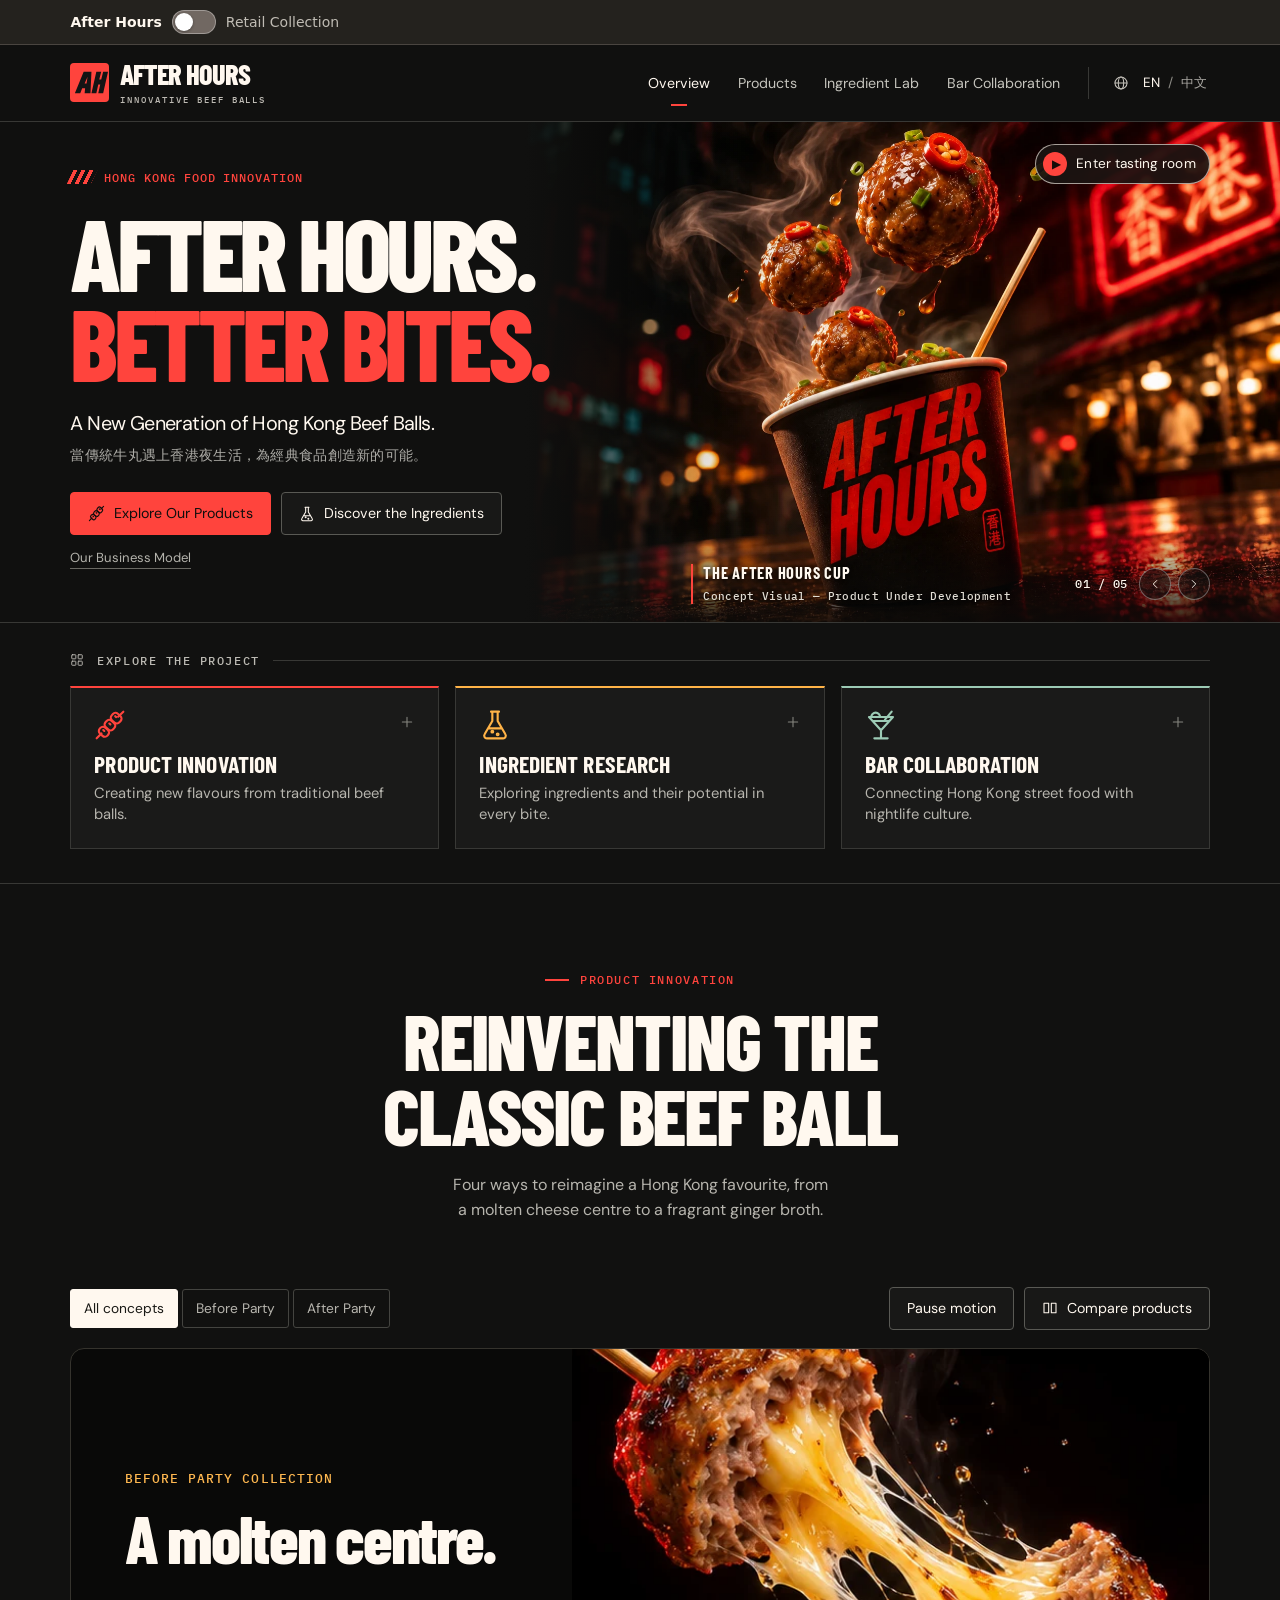
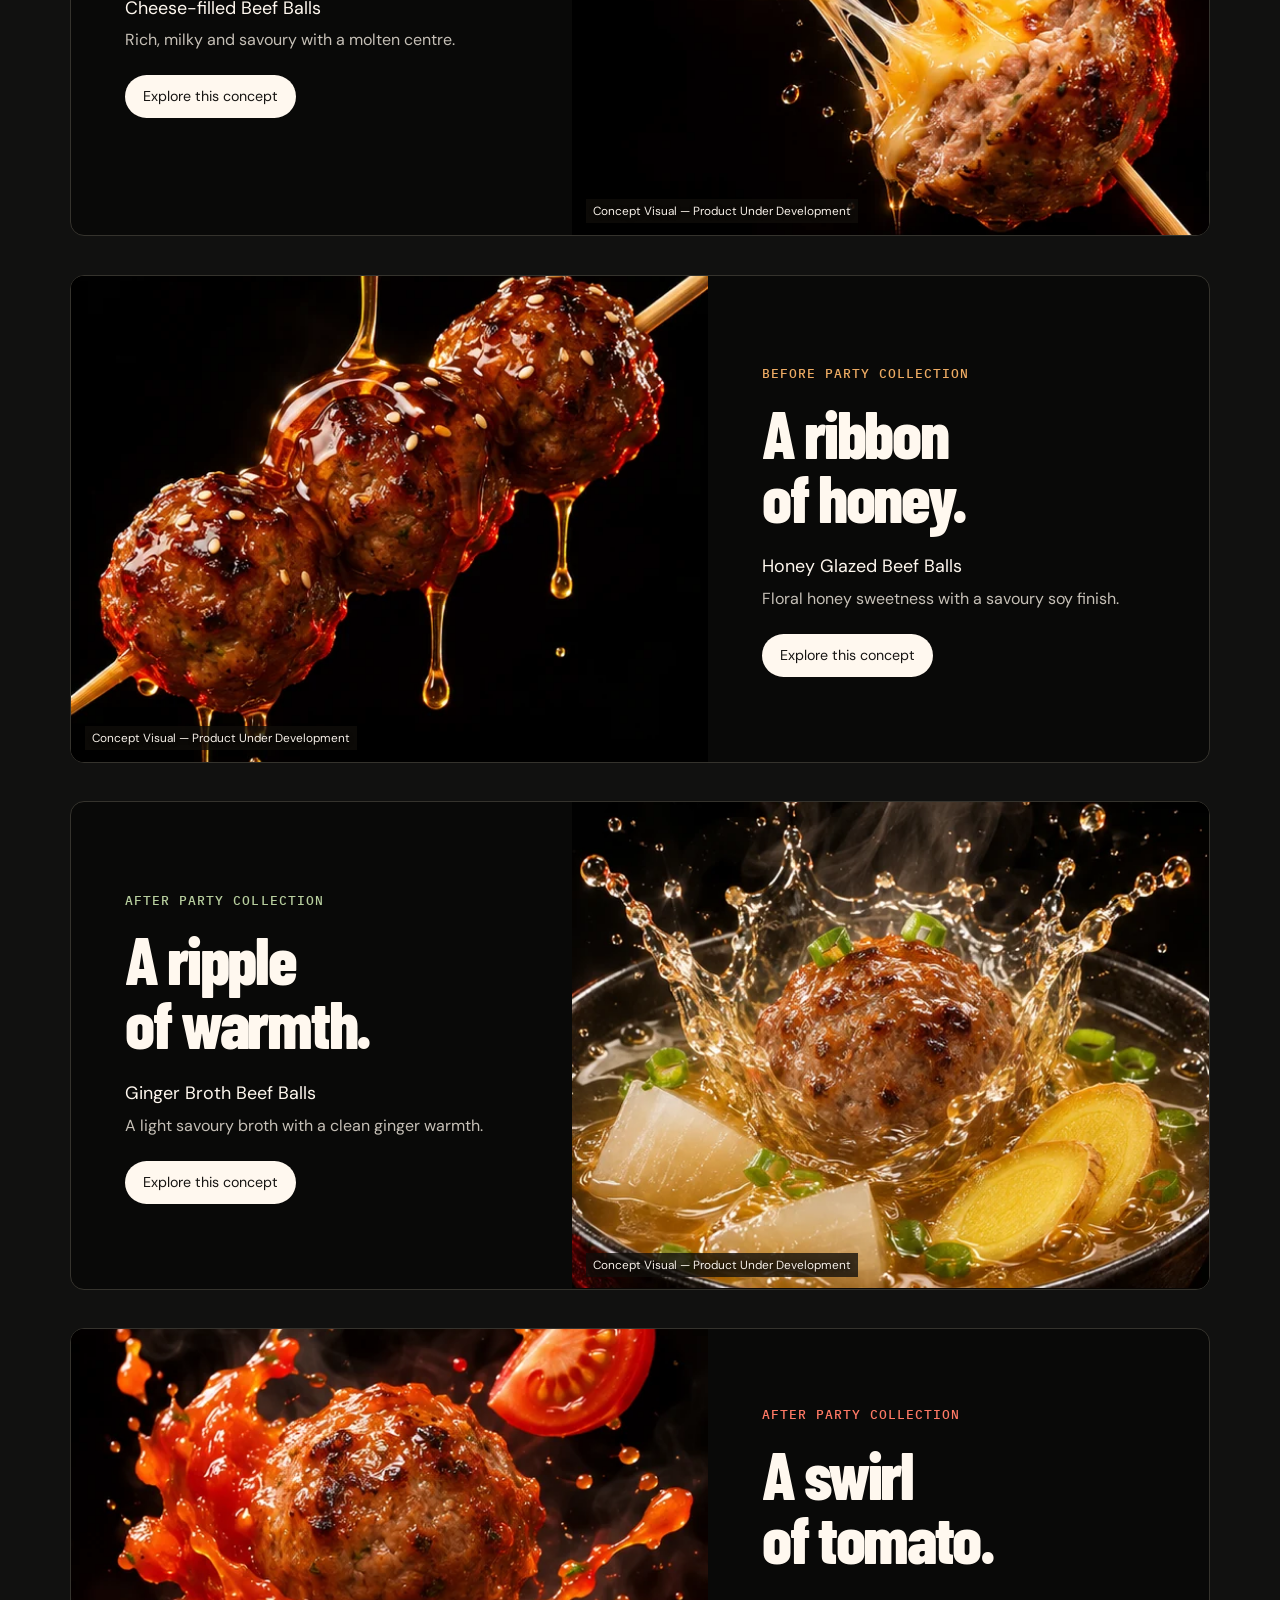
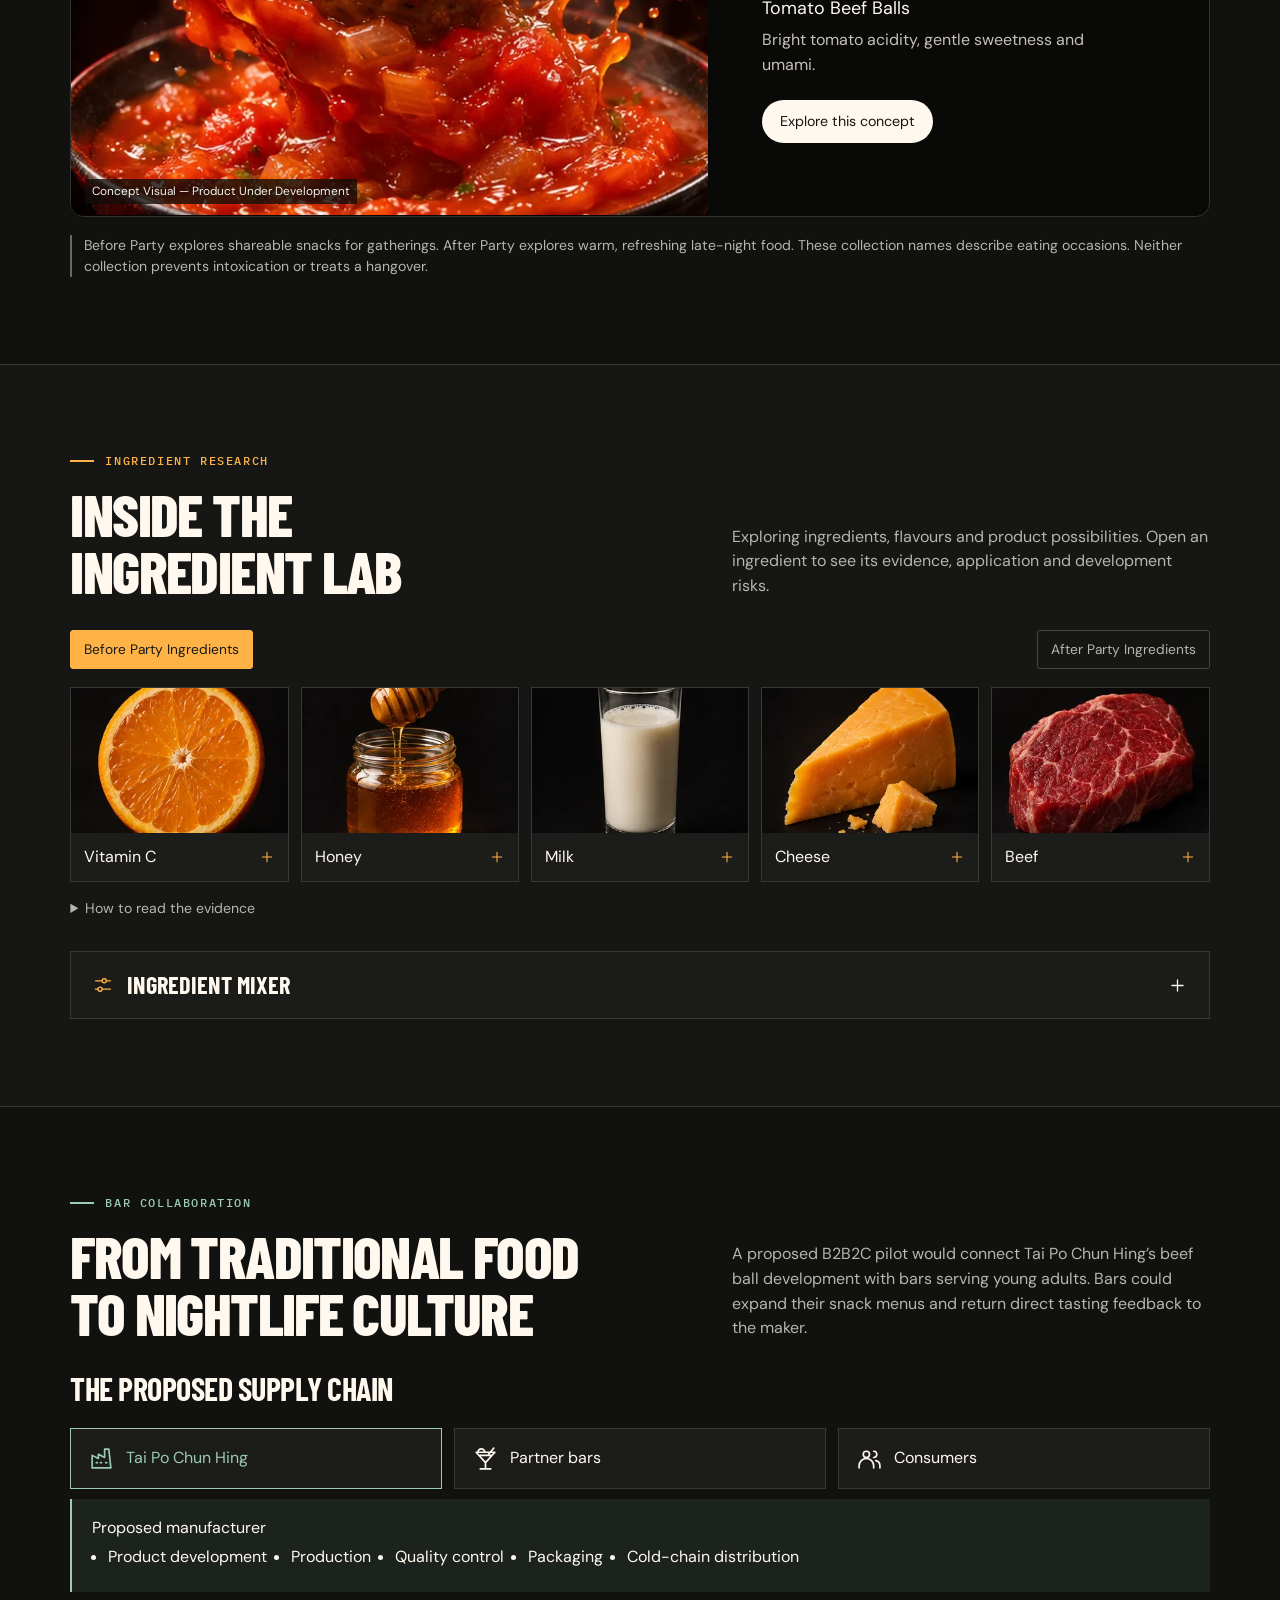
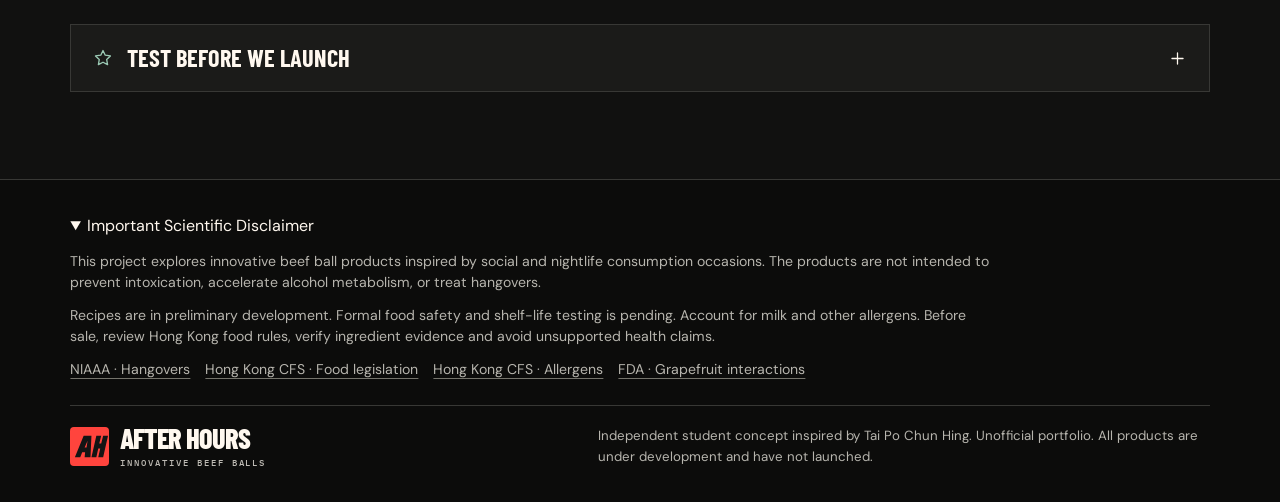
<file: index.html>
<!doctype html>
<html lang="en">
  <head>
    <meta charset="utf-8" />
    <meta name="viewport" content="width=device-width,initial-scale=1" />
    <meta name="theme-color" content="#111111" />
    <title>AFTER HOURS — Innovative Beef Balls</title>
    <meta
      name="description"
      content="An independent Hong Kong food design project. Explore four beef ball concepts, experiment in the ingredient lab and model a proposed bar pilot."
    />
    <meta property="og:title" content="AFTER HOURS. BETTER BITES." />
    <meta
      property="og:description"
      content="Traditional Hong Kong beef balls, reimagined for a new generation."
    />
    <meta
      property="og:image"
      content="https://alanak1233211234567.github.io/after-hours-beef-ball-lab/assets/hero.webp"
    />
    <link rel="icon" href="assets/mark.svg" />
    <link
      rel="preload"
      href="assets/display.ttf"
      as="font"
      type="font/ttf"
      crossorigin
    />
    <link rel="preload" href="assets/hero.webp" as="image" />
    <link rel="stylesheet" href="style.css" /><link rel="stylesheet" href="project-switch.css" />
    <script defer src="project-transition.js"></script>
    <script defer src="data.js"></script>
    <script defer src="lab.js"></script>
    <script defer src="business.js?v=tasting"></script>
    <script defer src="tasting-room.js"></script>
    <script defer src="app.js"></script>
  </head>
  <body>
    <div id="site"><h1>AFTER HOURS. BETTER BITES.</h1></div>
    <dialog id="detail" aria-labelledby="dialog-title">
      <div id="dialog-content"></div>
    </dialog>
    <dialog id="tasting-room" aria-labelledby="room-title"></dialog>
    <div id="toast" role="status" aria-live="polite"></div>
    <noscript
      >請啓用 JavaScript 使用配方實驗室。 Enable JavaScript to explore the
      project.</noscript
    >
  </body>
</html>
</file>
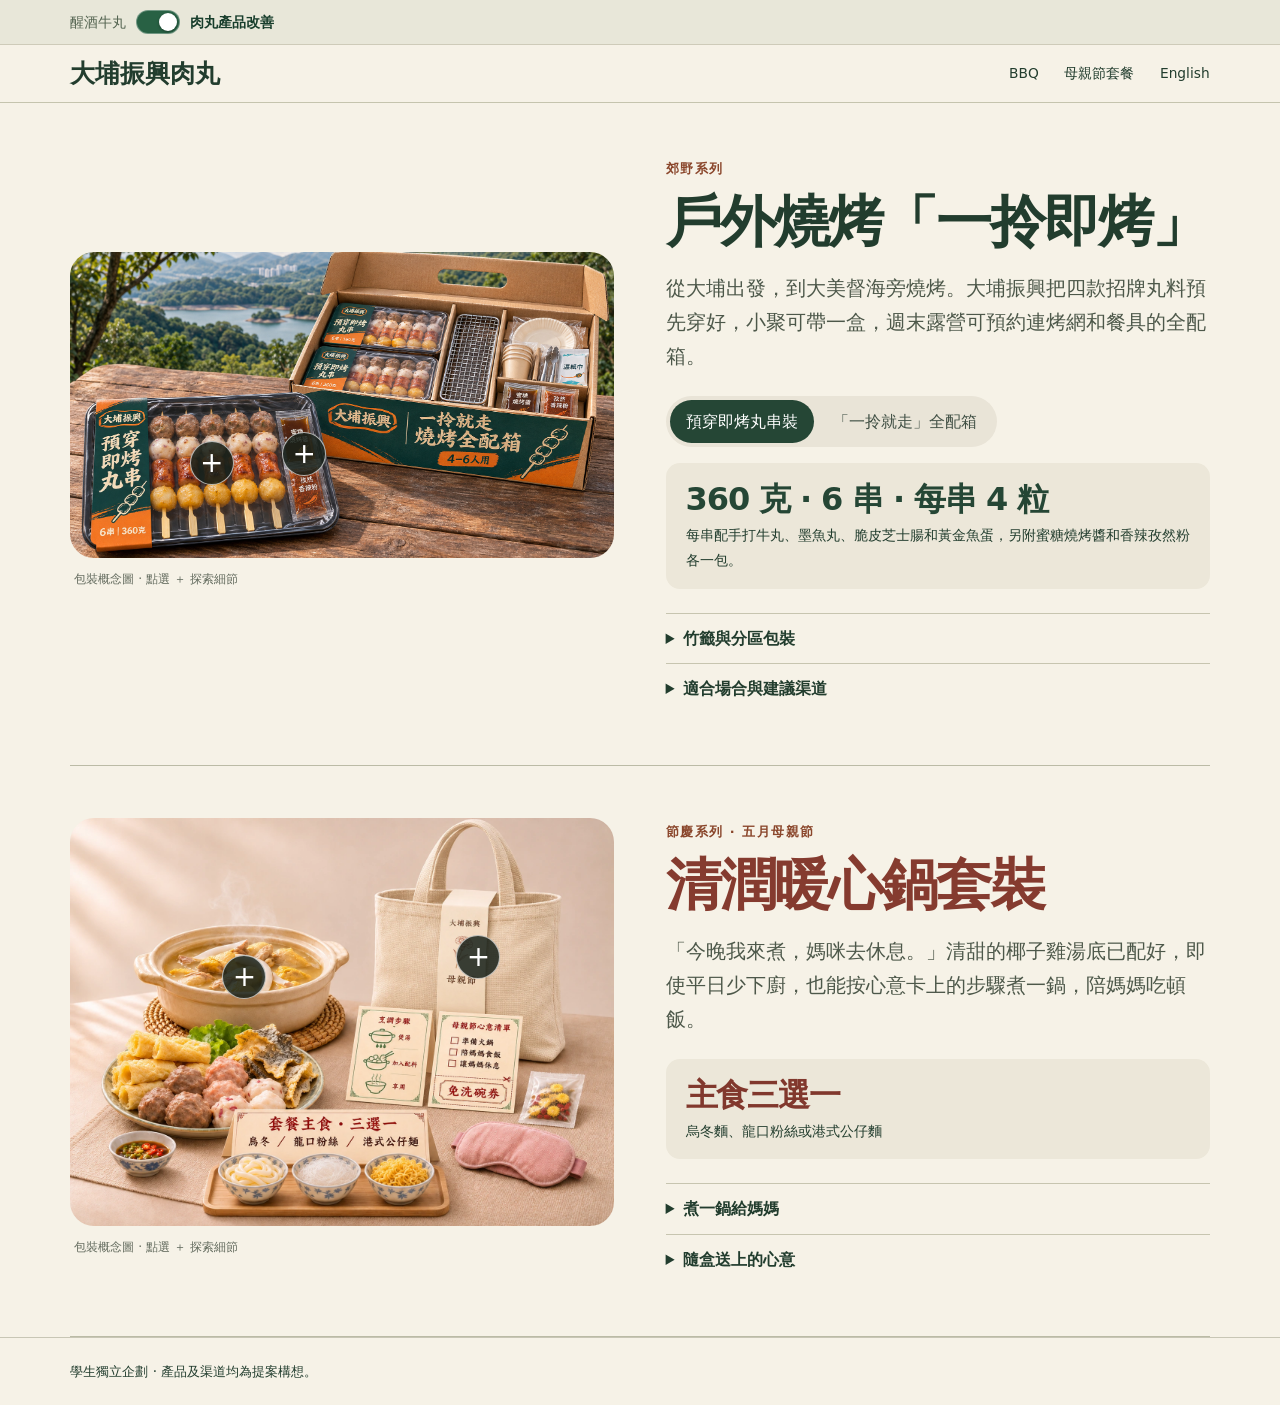
<file: retail.html>
<!doctype html><html lang="zh-HK"><head><meta charset="utf-8"><meta name="viewport" content="width=device-width,initial-scale=1"><meta name="theme-color" content="#f6f2e7"><title>大埔振興肉丸 · 產品改善企劃</title><meta name="description" content="探索大埔振興的預穿即烤丸串、「一拎就走」燒烤全配箱及母親節清潤暖心鍋套裝。"><link rel="stylesheet" href="retail.css?v=mothers-day"><link rel="stylesheet" href="project-switch.css"><script defer src="project-transition.js"></script><script defer src="retail.js?v=seasonal-sets"></script></head><body class="retail"><div id="retail"></div></body></html>
</file>
<file: style.css>
@font-face {
  font-family: Barlow;
  src: url(assets/display.ttf);
  font-weight: 800;
  font-display: swap;
}
@font-face {
  font-family: Barlow;
  src: url(assets/condensed.ttf);
  font-weight: 700;
  font-display: swap;
}
@font-face {
  font-family: DM;
  src: url(assets/sans.ttf);
  font-weight: 100 1000;
  font-display: swap;
}
@font-face {
  font-family: Plex;
  src: url(assets/mono.ttf);
  font-weight: 500;
  font-display: swap;
}
:root {
  color-scheme: dark;
  --bg: #111110;
  --card: #1c1c1b;
  --fg: #fff8ef;
  --muted: #b7b5ae;
  --red: #ff443d;
  --amber: #ffb347;
  --mint: #9ccbb5;
  --rule: #383835;
  --mono: Plex, monospace;
  --title: Barlow, "Arial Narrow", "Noto Sans CJK SC", sans-serif;
  --pad: clamp(22px, 5.5vw, 92px);
}
* {
  box-sizing: border-box;
}
html {
  scroll-behavior: smooth;
  scroll-padding-top: 85px;
}
body {
  margin: 0;
  color: var(--fg);
  background: var(--bg);
  font:
    400 1rem/1.55 DM,
    "Noto Sans CJK SC",
    "Microsoft YaHei",
    Arial,
    sans-serif;
}
button,
input,
select,
textarea {
  font: inherit;
}
button,
a,
input,
select,
textarea {
  outline-offset: 5px;
}
button:focus-visible,
a:focus-visible,
input:focus-visible,
select:focus-visible,
textarea:focus-visible,
summary:focus-visible {
  outline: 2px solid var(--amber);
}
a {
  color: inherit;
  text-decoration: none;
}
button {
  color: inherit;
  background: none;
  cursor: pointer;
}
button:disabled {
  opacity: 0.42;
  cursor: not-allowed;
}
button {
  border: 0;
}
img {
  display: block;
  max-width: 100%;
}
h1,
h2,
h3,
h4,
p,
figure {
  margin: 0;
}
svg {
  flex-shrink: 0;
  vertical-align: middle;
}
.wrap {
  max-width: 1600px;
  margin: auto;
  padding-inline: var(--pad);
}
.skip {
  position: fixed;
  left: 8px;
  top: -100px;
  background: var(--fg);
  color: var(--bg);
  z-index: 30;
  padding: 9px;
}
.skip:focus {
  top: 8px;
}
.top {
  background: rgba(17, 17, 16, 0.97);
  position: sticky;
  top: 0;
  z-index: 12;
  border-bottom: 1px solid var(--rule);
}
.top-inner {
  height: 76px;
  display: flex;
  align-items: center;
  gap: 28px;
}
.brand {
  display: flex;
  align-items: center;
  gap: 11px;
  white-space: nowrap;
}
.brandmark {
  width: 39px;
  height: 39px;
}
.brandname {
  font: 800 1.77rem/0.96 var(--title);
  letter-spacing: -0.035em;
}
.brandname small {
  display: block;
  font: 500 0.58rem/1.2 var(--mono);
  letter-spacing: 0.21em;
  color: #bebbb4;
  margin-top: 5px;
}
.mainnav {
  display: flex;
  gap: clamp(16px, 2.15vw, 38px);
  align-items: center;
  margin-left: auto;
  height: 100%;
}
.mainnav a {
  display: flex;
  align-items: center;
  font-size: 0.89rem;
  font-weight: 600;
  height: 100%;
  color: #c5c4bd;
  position: relative;
}
.mainnav a:hover,
.mainnav a.active {
  color: var(--fg);
}
.mainnav a.active:after {
  content: "";
  width: 16px;
  height: 2px;
  background: var(--red);
  position: absolute;
  bottom: 15px;
  left: calc(50% - 8px);
}
.language {
  display: flex;
  align-items: center;
  gap: 5px;
  border-left: 1px solid var(--rule);
  padding-left: 24px;
  color: #8c8b85;
  font-size: 0.84rem;
}
.language button {
  padding: 6px 3px;
  color: #a9a7a2;
}
.language button[aria-pressed="true"] {
  color: var(--fg);
  font-weight: 800;
}
.language svg {
  margin-right: 6px;
  color: #c4c1ba;
}
.hamb {
  display: none;
  padding: 6px;
}
.hero {
  isolation: isolate;
  position: relative;
  overflow: hidden;
  background: #10100f;
  border-bottom: 1px solid var(--rule);
}
.hero-inner {
  position: relative;
  min-height: clamp(490px, 39vw, 640px);
  display: flex;
  align-items: center;
  z-index: 1;
  pointer-events: none;
}
.hero-copy {
  padding: 46px 0 52px;
  max-width: 56%;
  pointer-events: auto;
}
.hero-media {
  position: absolute;
  inset: 0 0 0 41%;
  margin: 0;
  overflow: hidden;
}
.hero-media img {
  width: 100%;
  height: 100%;
  object-fit: cover;
  object-position: center 51%;
  animation: imageIn 0.55s ease-out both;
}
.hero-media:after {
  content: "";
  position: absolute;
  inset: 0;
  pointer-events: none;
  background:
    linear-gradient(
      90deg,
      #10100f 0,
      rgba(16, 16, 15, 0.76) 7%,
      rgba(16, 16, 15, 0.1) 24%,
      transparent 42%
    ),
    linear-gradient(0deg, rgba(10, 10, 9, 0.84), transparent 18%);
}
.eyebrow,
.kicker,
.micro,
.tag,
.imgnote,
.ticker,
.gallery-count {
  font: 500 0.78rem/1.45 var(--mono);
  letter-spacing: 0.075em;
  text-transform: uppercase;
}
.eyebrow {
  display: flex;
  align-items: center;
  gap: 10px;
  color: var(--red);
  margin-bottom: 22px;
}
.signal {
  width: 24px;
  height: 14px;
  display: inline-block;
  transform: skew(-25deg);
  background: repeating-linear-gradient(
    90deg,
    var(--red) 0 4px,
    transparent 4px 8px
  );
}
.hero h1 {
  font: 800 clamp(74px, 7.85vw, 129px)/0.89 var(--title);
  letter-spacing: -0.045em;
  white-space: nowrap;
}
.hero h1 span {
  display: block;
  color: var(--red);
}
.hero h2 {
  font:
    600 clamp(1.12rem, 1.55vw, 1.58rem)/1.3 DM,
    sans-serif;
  letter-spacing: -0.03em;
  margin: 24px 0 7px;
}
.hero-sub {
  color: #adaca7;
  font-size: clamp(0.9rem, 1.05vw, 1.05rem);
  letter-spacing: 0.02em;
  max-width: 500px;
}
.buttons,
.actions,
.segments,
.filters,
.tags {
  display: flex;
  align-items: center;
  gap: 10px;
  flex-wrap: wrap;
}
.hero .buttons {
  margin-top: 26px;
}
.btn {
  min-height: 43px;
  display: inline-flex;
  align-items: center;
  justify-content: center;
  gap: 9px;
  padding: 11px 17px;
  border: 1px solid #595954;
  border-radius: 4px;
  color: var(--fg);
  background: #181817;
  font-size: 0.89rem;
  font-weight: 650;
  line-height: 1.3;
  transition:
    background 0.18s,
    transform 0.18s,
    border-color 0.18s;
}
.btn:hover {
  background: #30302d;
  border-color: #b3afa8;
  transform: translateY(-1px);
}
.btn.primary {
  background: var(--red);
  border-color: var(--red);
  color: #100e0d;
}
.btn.primary:hover {
  background: #ff6860;
  border-color: #ff6860;
}
.btn.text {
  border: 0;
  background: none;
  color: var(--muted);
  padding: 9px 0;
  min-height: 30px;
}
.model-link {
  display: inline-flex;
  gap: 7px;
  align-items: center;
  font-size: 0.82rem;
  color: #b4b3ac;
  margin-top: 13px;
  border-bottom: 1px solid #6a6963;
}
.model-link:hover {
  color: white;
}
.gallery-info {
  position: absolute;
  z-index: 3;
  bottom: 18px;
  right: var(--pad);
  left: 54%;
  display: flex;
  align-items: center;
  justify-content: space-between;
  gap: 12px;
}
.imgnote {
  font-size: 0.71rem;
  color: #e2ded5;
  letter-spacing: 0.03em;
  text-transform: none;
  line-height: 1.3;
}
.gallery-ui {
  display: flex;
  align-items: center;
  gap: 7px;
}
.round {
  width: 32px;
  height: 32px;
  border: 1px solid #ffffff55;
  border-radius: 50%;
  background: #14141390;
  display: grid;
  place-items: center;
}
.round:hover {
  background: #44443b;
}
.gallery-count {
  font-size: 0.72rem;
  white-space: nowrap;
  letter-spacing: 0.04em;
  margin-right: 4px;
}
.gallery-caption {
  position: absolute;
  z-index: 2;
  right: var(--pad);
  top: 22px;
  display: flex;
  align-items: center;
  gap: 7px;
  font: 500 0.7rem/1.4 var(--mono);
  letter-spacing: 0.1em;
  background: #131211bf;
  border: 1px solid #b2aca74d;
  color: #eee7dc;
  padding: 5px 8px;
}
.gallery-caption i {
  width: 6px;
  height: 6px;
  border-radius: 50%;
  background: var(--red);
}
.directory {
  padding-block: 29px 34px;
  border-bottom: 1px solid var(--rule);
}
.rule-head {
  display: flex;
  align-items: center;
  gap: 13px;
  color: #bcbab3;
}
.rule-head:after {
  content: "";
  height: 1px;
  background: var(--rule);
  flex: 1;
}
.rule-head .micro {
  font-size: 0.74rem;
  letter-spacing: 0.13em;
}
.project-grid {
  display: grid;
  grid-template-columns: repeat(3, minmax(0, 1fr));
  gap: 16px;
  margin-top: 17px;
}
.project-tile {
  --accent: var(--red);
  position: relative;
  padding: 21px 23px 22px;
  overflow: hidden;
  border: 1px solid var(--rule);
  border-top: 2px solid var(--accent);
  background: #1a1a19;
  display: grid;
  grid-template-columns: 1fr auto;
  gap: 11px;
  align-items: start;
  transition:
    transform 0.22s,
    background 0.22s;
}
.project-tile:nth-child(2) {
  --accent: var(--amber);
}
.project-tile:nth-child(3) {
  --accent: var(--mint);
}
.project-tile:hover {
  transform: translateY(-4px);
  background: #232320;
}
.project-icon {
  color: var(--accent);
}
.tile-sign {
  align-self: start;
  color: #868680;
}
.project-tile h3 {
  font: 700 clamp(1.25rem, 1.85vw, 2rem)/1.05 var(--title);
  letter-spacing: 0.004em;
}
.tile-body {
  grid-column: 1/-1;
}
.tile-body p {
  font-size: 0.92rem;
  line-height: 1.45;
  color: var(--muted);
  margin-top: 6px;
  max-width: 32ch;
}
.section {
  padding-block: clamp(55px, 6.8vw, 105px);
  border-bottom: 1px solid var(--rule);
}
.section.alt {
  background: #161615;
}
.kicker {
  display: flex;
  gap: 11px;
  align-items: center;
  color: var(--red);
  font-size: 0.77rem;
  letter-spacing: 0.13em;
  margin-bottom: 15px;
}
.kicker:before {
  content: "";
  width: 24px;
  height: 2px;
  background: currentColor;
}
.section.lab .kicker {
  color: var(--amber);
}
.section.business .kicker {
  color: var(--mint);
}
.section-head {
  display: grid;
  grid-template-columns: 1.1fr 0.9fr;
  gap: 6vw;
  align-items: end;
  margin-bottom: 31px;
}
.section h2 {
  font: 800 clamp(2.45rem, 4.65vw, 5.3rem)/0.96 var(--title);
  letter-spacing: -0.027em;
  text-transform: uppercase;
}
.section h3,
.modal h2 {
  font: 700 clamp(1.55rem, 2.5vw, 2.65rem)/1.05 var(--title);
  letter-spacing: -0.016em;
  text-transform: uppercase;
}
.section-head p,
.bodycopy,
.subcopy {
  color: var(--muted);
  max-width: 70ch;
}
.subcopy {
  margin: 9px 0 20px;
}
.toolbar {
  display: flex;
  align-items: center;
  justify-content: space-between;
  gap: 14px;
  flex-wrap: wrap;
  margin-bottom: 18px;
}
.segments,
.filters {
  gap: 4px;
}
.pill {
  font-size: 0.86rem;
  border: 1px solid #444440;
  border-radius: 3px;
  padding: 8px 13px;
  min-height: 38px;
  color: var(--muted);
}
.pill:hover,
.pill[aria-pressed="true"] {
  background: var(--fg);
  color: #191915;
  border-color: var(--fg);
}
.lab .pill[aria-pressed="true"] {
  background: var(--amber);
  border-color: var(--amber);
}
.product-grid {
  display: grid;
  grid-template-columns: repeat(4, minmax(0, 1fr));
  gap: 16px;
}
.product-card,
.ing-card {
  min-width: 0;
  background: var(--card);
  border: 1px solid var(--rule);
  text-align: left;
}
.product-card {
  padding: 0;
  display: block;
  transition:
    border 0.2s,
    transform 0.2s;
}
.product-card:hover {
  border-color: var(--red);
  transform: translateY(-3px);
}
.product-media {
  position: relative;
  overflow: hidden;
}
.product-media img {
  width: 100%;
  aspect-ratio: 1.38;
  object-fit: cover;
  transition: transform 0.5s;
}
.product-card:hover img {
  transform: scale(1.04);
}
.product-media .imgnote {
  position: absolute;
  bottom: 0;
  left: 0;
  right: 0;
  padding: 13px 10px 6px;
  font-size: 0.68rem;
  background: linear-gradient(0deg, #090909be, transparent);
}
.card-copy {
  padding: 17px;
}
.tag {
  font-size: 0.72rem;
  color: var(--amber);
  letter-spacing: 0.05em;
}
.tag.after {
  color: var(--mint);
}
.card-copy h3 {
  font-size: clamp(1.35rem, 1.95vw, 2.05rem);
  margin: 7px 0;
}
.card-copy p {
  color: var(--muted);
  font-size: 0.93rem;
}
.fine {
  font-size: 0.88rem;
  color: var(--muted);
  line-height: 1.5;
}
.section-note {
  margin: 18px 0 0;
  border-left: 2px solid #6b6761;
  padding-left: 12px;
}
.ingredient-grid {
  display: grid;
  grid-template-columns: repeat(5, minmax(0, 1fr));
  gap: 12px;
}
.ing-card {
  padding: 0;
  position: relative;
  cursor: pointer;
  transition: border-color 0.2s;
}
.ing-card:hover,
.ing-card[aria-expanded="true"] {
  border-color: var(--amber);
}
.ing-card img {
  width: 100%;
  aspect-ratio: 1.5;
  object-fit: cover;
}
.ing-name {
  padding: 12px 13px;
  display: flex;
  align-items: center;
  justify-content: space-between;
  font-weight: 650;
}
.ing-name svg {
  color: var(--amber);
}
.ingredient-detail {
  display: grid;
  grid-template-columns: 1fr 1fr;
  gap: 18px 32px;
  margin-top: 13px;
  padding: 21px;
  background: #21201c;
  border-left: 2px solid var(--amber);
}
.ingredient-detail h4,
.fact h4,
.results h4 {
  font-size: 0.79rem;
  color: #c3c0b7;
  text-transform: uppercase;
  letter-spacing: 0.035em;
  margin-bottom: 4px;
}
.inline-link,
.source-links a,
.foot a:not(.brand) {
  text-decoration: underline;
  text-decoration-color: #75746c;
  text-underline-offset: 4px;
}
.inline-link:hover,
.source-links a:hover {
  color: var(--amber);
}
.toolbox {
  margin-top: 32px;
  border: 1px solid var(--rule);
  background: #1b1b19;
}
.toolbox > summary,
.disclosure {
  display: flex;
  align-items: center;
  gap: 14px;
  cursor: pointer;
  padding: 20px 22px;
  list-style: none;
}
.toolbox > summary::-webkit-details-marker,
summary::-webkit-details-marker {
  display: none;
}
.toolbox > summary > svg:first-child {
  color: var(--amber);
}
.toolbox summary .plus {
  margin-left: auto;
}
.toolbox[open] > summary {
  border-bottom: 1px solid var(--rule);
}
.toolbox[open] > summary .plus {
  transform: rotate(45deg);
}
.toolbox summary strong {
  font: 700 1.52rem/1.05 var(--title);
  text-transform: uppercase;
}
.tool-content {
  padding: 24px;
}
.two-col {
  display: grid;
  grid-template-columns: 1fr 1fr;
  gap: 28px;
}
.fields {
  display: grid;
  grid-template-columns: 1fr 1fr;
  gap: 16px;
}
.field {
  display: block;
  color: #d4d2ca;
  font-size: 0.9rem;
}
.field input,
.field select,
.field textarea {
  display: block;
  width: 100%;
  margin-top: 5px;
  min-height: 42px;
  background: #101010;
  color: var(--fg);
  border: 1px solid #4a4944;
  padding: 8px 11px;
  border-radius: 3px;
}
.field select {
  appearance: none;
  padding-right: 29px;
  background: #101010
    url("data:image/svg+xml,%3Csvg xmlns='http://www.w3.org/2000/svg' width='12' height='8' viewBox='0 0 12 8'%3E%3Cpath d='m1 1 5 5 5-5' fill='none' stroke='%23c9c5ba' stroke-width='1.5'/%3E%3C/svg%3E")
    no-repeat right 10px center;
}
.field textarea {
  min-height: 85px;
  resize: vertical;
}
.results {
  background: #151513;
  padding: 20px;
  border: 1px solid var(--rule);
}
.results p + p,
.fact + .fact {
  margin-top: 10px;
}
.results .fact p {
  font-size: 0.94rem;
}
.saved-line {
  display: flex;
  justify-content: space-between;
  align-items: center;
  gap: 10px;
  padding: 10px 0;
  border-top: 1px solid var(--rule);
}
.saved-line span {
  min-width: 0;
}
.flow {
  display: grid;
  grid-template-columns: repeat(3, minmax(0, 1fr));
  gap: 12px;
  margin-top: 22px;
}
.flow button {
  padding: 17px 18px;
  text-align: left;
  border: 1px solid var(--rule);
  background: var(--card);
  display: flex;
  align-items: center;
  gap: 12px;
  font-weight: 650;
}
.flow button[aria-pressed="true"] {
  border-color: var(--mint);
  color: var(--mint);
}
.flow-detail {
  padding: 17px 20px;
  background: #1c221e;
  margin: 10px 0 23px;
  border-left: 2px solid var(--mint);
}
.flow-detail ul {
  display: flex;
  flex-wrap: wrap;
  gap: 5px 24px;
  padding-left: 16px;
  margin: 5px 0;
}
.assumptions {
  display: grid;
  grid-template-columns: repeat(5, minmax(0, 1fr));
  border-top: 1px solid var(--rule);
  border-bottom: 1px solid var(--rule);
  padding: 18px 0;
  gap: 12px;
  margin: 20px 0 9px;
}
.assumptions strong {
  font: 700 1.6rem var(--title);
  display: block;
}
.assumptions span {
  font-size: 0.84rem;
  color: var(--muted);
}
.profits {
  display: grid;
  grid-template-columns: 1fr 1fr;
  gap: 9px;
}
.metric {
  border: 1px solid var(--rule);
  background: #141413;
  padding: 13px;
  overflow-wrap: anywhere;
}
.metric b {
  font: 700 1.6rem var(--title);
  display: block;
  color: var(--mint);
}
.metric span {
  font-size: 0.84rem;
  color: var(--muted);
}
.business .toolbox > summary > svg:first-child {
  color: var(--mint);
}
.rating-line {
  display: flex;
  align-items: center;
  justify-content: space-between;
  flex-wrap: wrap;
  gap: 6px;
  padding: 7px 0;
  border-bottom: 1px solid var(--rule);
}
.score-options {
  display: flex;
  gap: 4px;
}
.score-options button {
  width: 31px;
  height: 31px;
  border: 1px solid #55534c;
  border-radius: 2px;
}
.score-options button[aria-pressed="true"] {
  background: var(--amber);
  color: #131311;
  border-color: var(--amber);
}
.chart-row {
  display: grid;
  grid-template-columns: minmax(96px, 1.1fr) 1fr 48px;
  gap: 8px;
  align-items: center;
  font-size: 0.85rem;
  margin: 10px 0;
}
.bar-track {
  height: 8px;
  background: #3c3b37;
}
.bar-track i {
  display: block;
  height: 100%;
  background: var(--mint);
}
.foot {
  background: #0c0c0b;
  padding-block: 34px;
}
.foot summary {
  cursor: pointer;
  font-weight: 650;
}
.foot .fine {
  max-width: 92ch;
}
.foot details p,
.foot details ul {
  margin: 12px 0;
}
.source-links {
  display: flex;
  gap: 15px;
  flex-wrap: wrap;
}
.foot-bottom {
  border-top: 1px solid var(--rule);
  margin-top: 25px;
  padding-top: 19px;
  display: flex;
  justify-content: space-between;
  align-items: center;
  gap: 15px;
  flex-wrap: wrap;
}
.foot-bottom p {
  max-width: 68ch;
  font-size: 0.83rem;
  color: var(--muted);
}
dialog {
  border: 1px solid #4c4a44;
  background: #191918;
  color: var(--fg);
  width: min(720px, calc(100% - 28px));
  max-height: 86dvh;
  padding: 0;
  border-radius: 6px;
  box-shadow: 0 20px 100px #0009;
}
dialog::backdrop {
  background: #050504c9;
}
body:has(dialog[open]) {
  overflow: hidden;
}
.modal {
  padding: 26px;
}
.modal-head {
  display: flex;
  align-items: flex-start;
  justify-content: space-between;
  gap: 12px;
  margin-bottom: 18px;
}
.modal-head .round {
  min-width: 35px;
}
.modal h2 {
  font-size: 2rem;
}
.modal .product-photo {
  width: 100%;
  aspect-ratio: 1.4;
  max-height: 55dvh;
  object-fit: cover;
}
.modal figcaption {
  margin-top: 5px;
  color: var(--muted);
}
.facts {
  display: grid;
  grid-template-columns: 1fr 1fr;
  gap: 18px;
  margin-top: 20px;
}
.facts .fact {
  margin: 0;
}
.modal table {
  width: 100%;
  border-collapse: collapse;
  font-size: 0.9rem;
}
.table-wrap {
  overflow: auto;
}
.modal th,
.modal td {
  text-align: left;
  padding: 12px;
  border-bottom: 1px solid var(--rule);
  min-width: 123px;
  vertical-align: top;
}
.modal th {
  color: var(--amber);
}
.checks {
  display: flex;
  flex-wrap: wrap;
  gap: 9px;
  margin-bottom: 20px;
}
.checks label {
  display: flex;
  align-items: center;
  gap: 7px;
  border: 1px solid var(--rule);
  padding: 7px 10px;
  font-size: 0.9rem;
}
.checks input {
  accent-color: var(--red);
}
#toast {
  position: fixed;
  z-index: 25;
  bottom: 20px;
  left: 50%;
  transform: translate(-50%, 15px);
  background: var(--fg);
  color: #191916;
  padding: 9px 16px;
  border-radius: 3px;
  opacity: 0;
  pointer-events: none;
  transition:
    opacity 0.2s,
    transform 0.2s;
  max-width: 90vw;
}
#toast.show {
  opacity: 1;
  transform: translate(-50%, 0);
}
.mt {
  margin-top: 16px;
}
.full {
  grid-column: 1/-1;
}
.reveal.pre {
  opacity: 0.15;
  transform: translateY(15px);
}
.reveal {
  transition:
    opacity 0.52s,
    transform 0.52s;
}
.fade-in {
  animation: imageIn 0.34s ease-out;
}
@keyframes imageIn {
  from {
    opacity: 0.4;
    transform: translateY(3px);
  }
  to {
    opacity: 1;
    transform: translateY(0);
  }
}
[hidden] {
  display: none !important;
}
html[lang="zh-HK"] .section h2,
html[lang="zh-HK"] .section h3,
html[lang="zh-HK"] .modal h2,
html[lang="zh-HK"] .project-tile h3 {
  line-height: 1.24;
}
html[lang="zh-HK"] .hero h2 {
  letter-spacing: 0.04em;
}
@media (min-width: 1650px) {
  .hero-media {
    left: calc(50% - 130px);
  }
  .gallery-info {
    right: max(var(--pad), calc((100% - 1420px) / 2));
  }
}
@media (max-width: 980px) {
  :root {
    --pad: 30px;
  }
  .top-inner {
    height: 69px;
    gap: 16px;
  }
  .mainnav {
    gap: 16px;
  }
  .language {
    padding-left: 13px;
  }
  .brandname {
    font-size: 1.5rem;
  }
  .brandmark {
    width: 34px;
    height: 34px;
  }
  .hero-copy {
    max-width: 54%;
  }
  .hero-inner {
    min-height: 465px;
  }
  .hero h1 {
    font-size: clamp(69px, 8.15vw, 90px);
  }
  .hero .btn {
    padding: 10px 12px;
    font-size: 0.82rem;
  }
  .project-tile {
    padding: 17px;
  }
  .product-grid {
    grid-template-columns: repeat(2, 1fr);
  }
  .card-copy h3 {
    font-size: 1.65rem;
  }
  .section-head {
    gap: 4vw;
  }
  .gallery-info {
    left: 55%;
  }
  .ingredient-grid {
    gap: 8px;
  }
  .ing-name {
    padding: 10px;
    font-size: 0.9rem;
  }
  .imgnote {
    font-size: 0.67rem;
  }
}
@media (max-width: 740px) {
  :root {
    --pad: 21px;
  }
  .top-inner {
    height: 62px;
    gap: 12px;
  }
  .brandname {
    font-size: 1.45rem;
  }
  .brandname small {
    font-size: 0.53rem;
  }
  .brandmark {
    width: 32px;
    height: 32px;
  }
  .language {
    margin-left: auto;
    padding: 0;
    border: 0;
  }
  .language svg {
    display: none;
  }
  .hamb {
    display: grid;
    place-items: center;
  }
  .mainnav {
    display: none;
    position: absolute;
    top: 62px;
    left: 0;
    right: 0;
    background: #171716;
    height: auto;
    border-bottom: 1px solid var(--rule);
    padding: 8px var(--pad) 16px;
  }
  .mainnav.open {
    display: grid;
    gap: 0;
  }
  .mainnav a {
    padding: 10px 0;
    min-height: 42px;
  }
  .mainnav a.active:after {
    left: auto;
    right: 0;
    bottom: 50%;
  }
  .hero {
    display: flex;
    flex-direction: column;
  }
  .hero-inner {
    display: block;
    min-height: 0;
    width: 100%;
    order: 0;
  }
  .hero-copy {
    padding: 34px 0 16px;
    max-width: 100%;
  }
  .hero h1 {
    font-size: clamp(70px, 12.6vw, 90px);
  }
  .eyebrow {
    font-size: 0.72rem;
    margin-bottom: 18px;
  }
  .hero h2 {
    margin: 19px 0 6px;
  }
  .hero-sub {
    max-width: 42ch;
  }
  .hero .buttons {
    margin-top: 17px;
  }
  .hero .model-link {
    margin-top: 9px;
  }
  .hero-media {
    position: relative;
    inset: auto;
    width: 100%;
    height: clamp(290px, 59vw, 410px);
    order: 1;
  }
  .hero-media img {
    object-position: 50% 50%;
  }
  .hero-media:after {
    background: linear-gradient(
      180deg,
      #10100f 0,
      transparent 13%,
      transparent 73%,
      #10100fbd 100%
    );
  }
  .gallery-caption {
    top: 17px;
    right: var(--pad);
    font-size: 0.62rem;
  }
  .gallery-info {
    left: var(--pad);
    bottom: 13px;
  }
  .hero .gallery-caption {
    top: auto;
    bottom: calc(clamp(290px, 59vw, 410px) - 42px);
  }
  .directory {
    padding: 24px 0;
  }
  .project-grid {
    grid-template-columns: 1fr;
    gap: 8px;
    margin-top: 12px;
  }
  .project-tile {
    grid-template-columns: 36px 1fr 19px;
    gap: 13px;
    align-items: center;
    border-top: 1px solid var(--rule);
    border-left: 2px solid var(--accent);
    padding: 13px 16px;
  }
  .project-icon {
    width: 30px;
    height: 30px;
  }
  .tile-body {
    grid-column: 2;
    grid-row: 1;
  }
  .tile-body p {
    max-width: none;
    font-size: 0.86rem;
    margin-top: 3px;
  }
  .tile-sign {
    grid-column: 3;
    align-self: center;
  }
  .project-tile h3 {
    font-size: 1.37rem;
  }
  .section-head,
  .two-col {
    grid-template-columns: 1fr;
    gap: 17px;
  }
  .section-head {
    margin-bottom: 22px;
  }
  .ingredient-grid {
    grid-template-columns: repeat(3, minmax(0, 1fr));
  }
  .flow {
    grid-template-columns: 1fr;
    gap: 7px;
  }
  .flow button {
    padding: 12px 14px;
  }
  .assumptions {
    grid-template-columns: repeat(3, 1fr);
  }
  .tool-content,
  .modal {
    padding: 17px;
  }
  .toolbox > summary {
    padding: 16px;
  }
  .product-grid {
    gap: 9px;
  }
  .card-copy {
    padding: 11px;
  }
  .card-copy h3 {
    font-size: 1.35rem;
  }
  .card-copy p {
    font-size: 0.85rem;
  }
  .product-media .imgnote {
    font-size: 0.61rem;
    padding: 14px 7px 4px;
  }
  .ing-name {
    padding: 8px;
  }
  .ingredient-detail,
  .facts {
    gap: 15px;
  }
  .foot-bottom {
    align-items: flex-start;
  }
  .section {
    padding-block: 47px;
  }
}
@media (max-width: 400px) {
  .hero h1 {
    font-size: 18vw;
  }
  .brandname {
    font-size: 1.32rem;
  }
  .top-inner {
    gap: 8px;
  }
  .hero .buttons {
    gap: 6px;
  }
  .hero .btn {
    font-size: 0.78rem;
    padding: 10px;
  }
  .gallery-info .imgnote {
    max-width: 180px;
  }
  .fields,
  .ingredient-detail,
  .facts {
    grid-template-columns: 1fr;
  }
  .tag {
    font-size: 0.66rem;
  }
  .ing-name svg {
    width: 13px;
  }
  .assumptions {
    grid-template-columns: 1fr 1fr;
  }
  .profits {
    gap: 5px;
  }
  .metric {
    padding: 9px;
  }
}
@media (prefers-reduced-motion: reduce) {
  html {
    scroll-behavior: auto;
  }
  *,
  *:before,
  *:after {
    animation-duration: 0.01ms !important;
    transition-duration: 0.01ms !important;
  }
  .reveal.pre {
    opacity: 1;
    transform: none;
  }
}

.gallery-credit {
  line-height: 1.1;
  border-left: 2px solid var(--red);
  padding-left: 10px;
  text-shadow: 0 1px 4px #000;
}
.gallery-credit strong {
  display: block;
  font: 700 1.03rem/1.1 var(--title);
  letter-spacing: 0.045em;
  text-transform: uppercase;
  margin-bottom: 4px;
}
.gallery-credit .imgnote {
  font-size: 0.69rem;
}
.tile-sign {
  transition: transform 0.22s;
}
.project-tile:hover .tile-sign {
  transform: rotate(90deg);
}
.hero .room-entry {
  z-index: 4;
  display: inline-flex;
  align-items: center;
  gap: 9px;
  border-radius: 24px;
  border: 1px solid #fff8ef9c;
  background: #1c1412eb;
  color: var(--fg);
  padding: 7px 13px 7px 7px;
  font-family: DM, sans-serif;
  font-weight: 700;
  font-size: 0.85rem;
  letter-spacing: 0.005em;
  text-transform: none;
  transition:
    background 0.2s,
    transform 0.2s;
}
.room-entry:hover {
  background: #38211b;
  transform: translateY(-2px);
}
.play-symbol {
  display: grid;
  place-items: center;
  width: 24px;
  height: 24px;
  border-radius: 50%;
  background: var(--red);
  color: #160c08;
  font-size: 0.67rem;
  padding-left: 2px;
}
#tasting-room {
  width: min(1020px, 94vw);
  max-height: 93dvh;
  overflow: auto;
  overscroll-behavior: contain;
  border-radius: 7px;
  background: #141311;
  color: var(--fg);
  border: 1px solid #5b4b42;
}
#tasting-room::backdrop {
  background: rgba(7, 5, 4, 0.91);
}
.room-top,
.room-instructions,
.room-choices {
  display: flex;
  align-items: center;
  justify-content: space-between;
  gap: 10px;
}
.room-top {
  padding: 13px 22px;
  border-bottom: 1px solid #443a33;
}
.room-top h2 {
  font: 700 1.34rem/1.2 var(--title);
  text-transform: uppercase;
}
.room-close {
  width: 36px;
  height: 36px;
}
.scene-body {
  display: grid;
  grid-template-columns: 1.28fr 1fr;
  min-width: 0;
}
.scene-image {
  position: relative;
  min-width: 0;
  height: clamp(270px, 48dvh, 530px);
  background: #080706;
  overflow: hidden;
  touch-action: pan-y pinch-zoom;
  isolation: isolate;
  user-select: none;
  cursor: grab;
}
.scene-image:active {
  cursor: grabbing;
}
.scene-image img {
  width: 100%;
  height: 100%;
  object-fit: cover;
  pointer-events: none;
  animation: food-reveal 0.65s cubic-bezier(0.22, 0.68, 0.24, 1) both;
}
@keyframes food-reveal {
  from {
    transform: scale(1.11) translateX(2%);
    opacity: 0.55;
  }
  to {
    transform: scale(1);
    opacity: 1;
  }
}
.scene-credit {
  position: absolute;
  bottom: 8px;
  left: 12px;
  color: white;
  background: #100d0bd6;
  padding: 2px 6px;
  font-size: 0.7rem;
}
.spot {
  position: absolute;
  transform: translate(-50%, -50%);
  display: flex;
  align-items: center;
  gap: 7px;
  white-space: nowrap;
  min-height: 40px;
  color: #fff;
  border: 1px solid #fff9;
  border-radius: 25px;
  background: #140d09d9;
  padding: 5px 12px 5px 6px;
  font-weight: 600;
  font-size: 0.88rem;
}
.spot span {
  border-radius: 50%;
  background: var(--fg);
  color: #100f0e;
  width: 25px;
  height: 25px;
  display: grid;
  place-items: center;
  font-size: 1.1rem;
}
.scene-note {
  position: absolute;
  top: 9px;
  left: 10px;
  right: 10px;
  border-left: 3px solid var(--amber);
  background: #17120ef5;
  padding: 10px 13px;
  color: var(--fg);
  font-size: 0.93rem;
  animation: imageIn 0.2s ease;
}
.scene-copy {
  display: flex;
  flex-direction: column;
  justify-content: center;
  align-items: flex-start;
  gap: 17px;
  padding: clamp(23px, 3.5vw, 50px);
  background: #191714;
  animation: imageIn 0.35s ease;
}
.scene-series,
.scene-status {
  color: var(--amber);
  font: 500 0.77rem/1.4 var(--mono);
  text-transform: uppercase;
  letter-spacing: 0.06em;
}
.scene-copy h3 {
  font: 800 clamp(2.5rem, 4.8vw, 4.8rem)/0.93 var(--title);
  text-transform: uppercase;
  letter-spacing: -0.025em;
}
.scene-copy p {
  color: #d0c5bb;
  max-width: 34ch;
}
.scene-copy .btn {
  margin-top: 4px;
}
.room-foot {
  padding: 15px 21px 18px;
  border-top: 1px solid #443a33;
}
.room-instructions {
  font-size: 0.86rem;
  color: #c8c3bd;
  margin-bottom: 11px;
}
.room-choices {
  display: grid;
  grid-template-columns: auto repeat(4, minmax(0, 1fr)) auto;
  gap: 7px;
}
.scene-choice {
  padding: 5px;
  display: flex;
  align-items: center;
  text-align: left;
  gap: 6px;
  border: 1px solid #433f38;
  border-radius: 3px;
  color: #c1bbb2;
  font-size: 0.85rem;
  min-height: 42px;
}
.scene-choice img {
  height: 36px;
  width: 38px;
  object-fit: cover;
}
.scene-choice[aria-pressed="true"] {
  border-color: var(--amber);
  color: var(--fg);
  background: #35291e;
}
@media (max-width: 740px) {
  .hero .room-entry {
    bottom: calc(clamp(290px, 59vw, 410px) - 55px);
  }
  #tasting-room {
    width: min(100%, 560px);
    max-width: 100%;
    max-height: 96dvh;
  }
  .room-top {
    padding: 9px 14px;
  }
  .scene-body {
    grid-template-columns: 1fr;
  }
  .scene-image {
    height: clamp(200px, 32dvh, 340px);
  }
  .scene-copy {
    gap: 8px;
    padding: 16px;
  }
  .scene-copy h3 {
    font-size: clamp(1.75rem, 7.5vw, 2.7rem);
  }
  .scene-copy p {
    font-size: 0.95rem;
    max-width: none;
  }
  .room-foot {
    padding: 11px 12px 14px;
  }
  .room-instructions {
    gap: 6px;
    flex-wrap: wrap;
  }
  .scene-status {
    font-size: 0.7rem;
  }
  .scene-choice {
    flex-direction: column;
    padding: 3px;
    align-items: stretch;
    line-height: 1.2;
    text-align: center;
    font-size: 0.76rem;
  }
  .scene-choice img {
    width: 100%;
    height: 30px;
  }
  .room-choices {
    gap: 4px;
  }
  .room-choices .round {
    width: 29px;
    height: 33px;
  }
}
html[lang="zh-HK"] .scene-copy h3 {
  line-height: 1.15;
}

.hero-room-photo {
  display: block;
  width: 100%;
  height: 100%;
  padding: 0;
  overflow: hidden;
}
.hero-room-photo:focus-visible {
  outline-offset: -5px;
}
@keyframes hero-drift {
  from {
    scale: 1;
    translate: 0 0;
  }
  to {
    scale: 1.1;
    translate: 0 3%;
  }
}
@supports (animation-timeline: view()) {
  @media (min-width: 741px) and (prefers-reduced-motion: no-preference) {
    .hero {
      view-timeline-name: --hero-view;
      view-timeline-axis: block;
    }
    .hero-room-photo {
      animation: hero-drift linear both;
      animation-timeline: --hero-view;
      animation-range: exit 0% exit 100%;
    }
  }
}

.catalogue-intro {
  max-width: 850px;
  margin: 0 auto clamp(30px, 5vw, 68px);
  text-align: center;
}
.catalogue-intro .kicker {
  justify-content: center;
}
.catalogue-intro h2 {
  font-size: clamp(3rem, 6.1vw, 6.8rem);
  text-wrap: balance;
}
.catalogue-intro p {
  color: var(--muted);
  max-width: 54ch;
  margin: 20px auto 0;
  text-wrap: balance;
}
.food-stages {
  display: grid;
  gap: clamp(16px, 3vw, 40px);
}
.food-stages .food-stage {
  display: grid;
  grid-template-columns: 0.88fr 1.12fr;
  position: relative;
  overflow: hidden;
  background: #090908;
  border: 1px solid #35332d;
  border-radius: 14px;
  transform: none;
  text-align: left;
  color: var(--fg);
  --tone: #ffb850;
}
.food-stages .food-stage:nth-child(even) {
  grid-template-columns: 1.12fr 0.88fr;
}
.food-stage:nth-child(even) .food-copy {
  order: 2;
}
.food-stages .food-honey {
  --tone: #edab63;
}
.food-stages .food-ginger {
  --tone: #b7ce9e;
}
.food-stages .food-tomato {
  --tone: #ff7965;
}
.food-copy {
  align-self: center;
  padding: clamp(28px, 4.2vw, 72px);
}
.food-series {
  color: var(--tone);
  font: 500 0.8rem/1.4 var(--mono);
  text-transform: uppercase;
  letter-spacing: 0.08em;
}
.food-copy h3 {
  font: 800 clamp(3rem, 5.2vw, 6.3rem)/0.96 var(--title);
  letter-spacing: -0.035em;
  margin: 15px 0 25px;
  text-wrap: balance;
  text-transform: none;
}
.food-copy h4 {
  font-size: 1.12rem;
  font-weight: 650;
  margin-bottom: 6px;
}
.food-copy p {
  color: #c6c0b7;
  max-width: 34ch;
}
.food-copy .btn {
  background: var(--fg);
  color: #161412;
  border-color: transparent;
  border-radius: 24px;
  margin-top: 22px;
}
.food-copy .btn:hover {
  background: var(--tone);
}
.food-film {
  margin: 0;
  position: relative;
  min-width: 0;
  background: #080604;
}
.food-film video {
  width: 100%;
  height: 100%;
  position: absolute;
  inset: 0;
  object-fit: cover;
}
.food-film {
  min-height: clamp(365px, 38vw, 570px);
}
.food-film figcaption {
  position: absolute;
  bottom: 12px;
  left: 14px;
  right: 14px;
  color: #f7f0e8;
  font-size: 0.74rem;
  text-shadow: 0 1px 4px #000;
  background: #100d0ac7;
  width: fit-content;
  padding: 3px 7px;
}
@media (max-width: 740px) {
  .food-stages .food-stage,
  .food-stages .food-stage:nth-child(even) {
    grid-template-columns: 1fr;
  }
  .food-stage .food-copy {
    order: 2;
    padding: 24px;
  }
  .food-film {
    min-height: 0;
    aspect-ratio: 1.45;
  }
  .food-copy h3 {
    margin: 9px 0 15px;
  }
  .catalogue .toolbar {
    align-items: flex-start;
  }
  .catalogue .toolbar .actions {
    gap: 6px;
  }
  .food-series {
    font-size: 0.75rem;
  }
}
</file>
<file: project-switch.css>
.project-switch {
  --switch-muted: #c0bcb4;
  --switch-active: #fff8ef;
  --track: #716862;
  padding-inline: clamp(16px, 5.5vw, 92px);
  background: #24221e;
  border-bottom: 1px solid #4a4540;
}
.retail .project-switch {
  --switch-muted: #546451;
  --switch-active: #173d2b;
  --track: #286144;
  background: #e8e7d9;
  border-color: #cecbb9;
}
.project-switch form { margin: 0; }
.project-toggle {
  display: inline-flex;
  align-items: center;
  gap: 10px;
  min-height: 44px;
  max-width: 100%;
  padding: 0;
  border: 0;
  background: transparent;
  color: var(--switch-muted);
  font: 500 14px/1.3 system-ui, sans-serif;
  cursor: pointer;
  touch-action: manipulation;
}
.project-toggle:focus-visible {
  outline: 2px solid var(--switch-active);
  outline-offset: 2px;
}
.project-toggle[aria-checked="false"] .project-left,
.project-toggle[aria-checked="true"] .project-right {
  color: var(--switch-active);
  font-weight: 700;
}
.project-track {
  position: relative;
  width: 44px;
  height: 24px;
  flex: none;
  border: 1px solid #fff5;
  border-radius: 99px;
  background: var(--track);
}
.project-track::after {
  content: "";
  position: absolute;
  inset: 2px auto auto 2px;
  width: 18px;
  height: 18px;
  border-radius: 50%;
  background: #fff;
  box-shadow: 0 1px 3px #0005;
  transition: transform .15s ease;
}
.project-toggle[aria-checked="true"] .project-track::after,
.project-toggle[aria-checked="false"]:active .project-track::after {
  transform: translateX(20px);
}
.project-toggle[aria-checked="true"]:active .project-track::after {
  transform: translateX(0);
}
@media (prefers-reduced-motion: reduce) {
  .project-track::after { transition: none; }
}
.top .mainnav.open { top: 100%; }
html { scroll-padding-top: 130px; }

@media (prefers-reduced-motion: no-preference) {
  @view-transition { navigation: auto; }

  :root { --project-entry: -12px; }
  :root:has(.retail) { --project-entry: 12px; }

  ::view-transition-group(root) { animation-duration: 850ms; }
  ::view-transition-old(root) {
    animation: project-leave 850ms ease-in-out both;
  }
  ::view-transition-new(root) {
    animation: project-enter 850ms ease-in-out both;
  }
  @keyframes project-leave {
    to { opacity: 0; transform: translateX(calc(-1 * var(--project-entry))); }
  }
  @keyframes project-enter {
    from { opacity: 0; transform: translateX(var(--project-entry)); }
  }

  html.project-arrival body { animation: project-enter 850ms ease-out backwards; }
}
</file>
<file: retail.css>
*{box-sizing:border-box}html{scroll-behavior:smooth}body{margin:0;color:#223d2e;background:#f6f2e7;font:16px/1.72 system-ui,"PingFang HK",sans-serif}a{color:inherit;text-decoration:none}a:focus-visible,summary:focus-visible{outline:3px solid #ad502e;outline-offset:3px}header{position:sticky;top:0;z-index:5;background:#f6f2e7f7}.mast,main,footer{max-width:1460px;margin:auto;padding-inline:clamp(18px,5.5vw,92px)}.mast{display:flex;align-items:center;justify-content:space-between;gap:15px;padding-block:12px;border-bottom:1px solid #c5c4ae}.mast b{font:700 clamp(17px,2vw,25px) Georgia,serif}.mast nav{display:flex;gap:clamp(10px,2vw,28px);font-size:.86rem}.mast a:hover{text-decoration:underline}.cover{display:grid;grid-template-columns:.88fr 1.12fr;align-items:center;gap:5vw;padding:clamp(36px,5vw,75px) 0;border-bottom:1px solid #bbbba6}h1,h2{font-family:Georgia,"Songti TC","Noto Serif CJK TC",serif;font-weight:600;text-wrap:balance;line-height:1.14;margin:12px 0 19px;letter-spacing:-.035em}h1{font-size:clamp(44px,5.3vw,85px)}h2{font-size:clamp(30px,3.3vw,54px)}small{letter-spacing:.12em;text-transform:uppercase;color:#8a462b;font-size:.8rem;font-weight:700}.intro p,.chapter-copy>p,.plan>p{color:#4d584a;max-width:58ch}.browse{display:inline-block;background:#254635;border-radius:4px;color:white;padding:9px 20px;margin-top:7px}.covers{display:flex;gap:12px;align-items:center}.covers a{width:50%;position:relative}.covers a+ a{margin-top:54px}.covers img{width:100%;aspect-ratio: .66;object-fit:cover;border-radius:100px 100px 4px 4px}.covers span{display:block;text-align:center;font:italic 20px Georgia,serif;color:#6c432d}.chapter{display:grid;grid-template-columns:1fr 1fr;gap:6vw;align-items:center;padding:clamp(38px,6vw,85px) 0;border-bottom:1px solid #bbbba6}.chapter figure{margin:0}.chapter figure img{width:100%;max-height:590px;object-fit:cover;border-radius:4px}.chapter figcaption{font-size:.77rem;color:#626a5d}.chapter#gift figure{order:2}#gift h2{color:#853b2f}dl{margin:20px 0}dl>div{display:flex;justify-content:space-between;align-items:baseline;gap:15px;border-top:1px solid #cac7b7;padding:9px 0}dt{font-size:.88rem}dd{margin:0;text-align:right;font-weight:700}details{border-top:1px solid #c7c5b0;padding:11px 0}summary{font-weight:600;cursor:pointer}details p{color:#485346}.plan{padding:48px 0}.plan ol{display:grid;grid-template-columns:repeat(3,1fr);gap:22px;list-style:none;padding:0}.plan li{border-top:3px solid #b98b54;padding:16px 0}.plan b{display:block;margin-bottom:7px}footer{padding-block:22px;border-top:1px solid #c8c6b5;font-size:.84rem}@media(max-width:740px){.cover,.chapter{grid-template-columns:1fr}.covers{max-width:500px}.covers img{aspect-ratio:.95}.chapter#gift figure{order:0}.chapter figure img{max-height:450px;object-fit:contain;background:#ebe5d7}.plan ol{grid-template-columns:1fr;gap:0}.mast{flex-wrap:wrap}.mast nav{flex-wrap:wrap}.intro p{margin-bottom:8px}}@media(prefers-reduced-motion:reduce){html{scroll-behavior:auto}}

.chapter{--accent:#254635;scroll-margin-top:110px;grid-template-columns:minmax(0,1.1fr) minmax(0,.9fr);gap:24px clamp(24px,5vw,80px);align-items:center}
#gift{--accent:#81382d}
.chapter-heading{grid-column:1/-1}
.chapter-heading h2{font-size:clamp(38px,5.1vw,78px);margin:.15em 0}
.chapter figure{min-width:0}
.studio{position:relative;overflow:hidden;isolation:isolate;border-radius:24px;background:#e4d6ba;max-width:100%;aspect-ratio:3/4}
.studio video{display:block;width:100%;height:100%;object-fit:cover;transition:transform .65s cubic-bezier(.2,.7,.2,1)}
.studio .closeup{transform:scale(1.45)}
.chapter button{cursor:pointer;font:inherit}
.pin,.motion{position:absolute;display:grid;place-items:center;border:1px solid #ffffffa6;background:#18221bd9;color:white;border-radius:50%;width:44px;height:44px}
.chapter .pin{transform:translate(-50%,-50%);font:28px/1 system-ui}
.pin[aria-pressed=true]{background:#fff;color:#20271c}
.motion{right:14px;bottom:14px}
.motion[hidden]{display:none}
.chapter button:focus-visible{outline:3px solid #feab52;outline-offset:3px}
.chapter figcaption{padding:12px 4px;min-height:4.7em;line-height:1.5}
.chapter-copy{max-width:530px}
.chapter-copy>p{font-size:clamp(17px,1.6vw,23px);line-height:1.65;margin:0 0 22px}
.options{display:inline-flex;padding:4px;gap:3px;background:#e9e4d7;border-radius:30px}
.options button{background:none;border:0;color:#415045;border-radius:30px;padding:8px 16px}
.options button[aria-pressed=true]{background:var(--accent);color:white}
.spec{display:grid;gap:4px;margin:16px 0 24px}
.spec strong{font-size:clamp(24px,2.5vw,40px);line-height:1.25;letter-spacing:-.035em;color:var(--accent)}
.spec span{font-size:.9rem}
@media(min-width:741px){
  .chapter{
    grid-template-columns:minmax(0,1fr) minmax(0,1fr);
    grid-template-rows:1fr auto auto 1fr;
    gap:0 clamp(28px,4vw,64px);
    padding-block:clamp(28px,4vw,56px);
  }
  .chapter figure{grid-column:1;grid-row:1/5}
  .chapter-heading,.chapter-copy{grid-column:2;max-width:none}
  .chapter-heading{grid-row:2}
  .chapter-heading h2{font-size:clamp(36px,4.4vw,68px);margin-bottom:18px}
  .chapter-copy{grid-row:3}
  .spec{padding:16px 20px;background:#ece7d9;border-radius:14px}
}
@media(max-width:740px){.chapter{grid-template-columns:1fr;gap:10px}.chapter-heading h2{margin-bottom:12px}.chapter-copy{max-width:none}}
@media(prefers-reduced-motion:reduce){.studio video{transition:none}}

#bbq .studio{aspect-ratio:1672/941}

#gift .studio{aspect-ratio:4/3}
</file>
